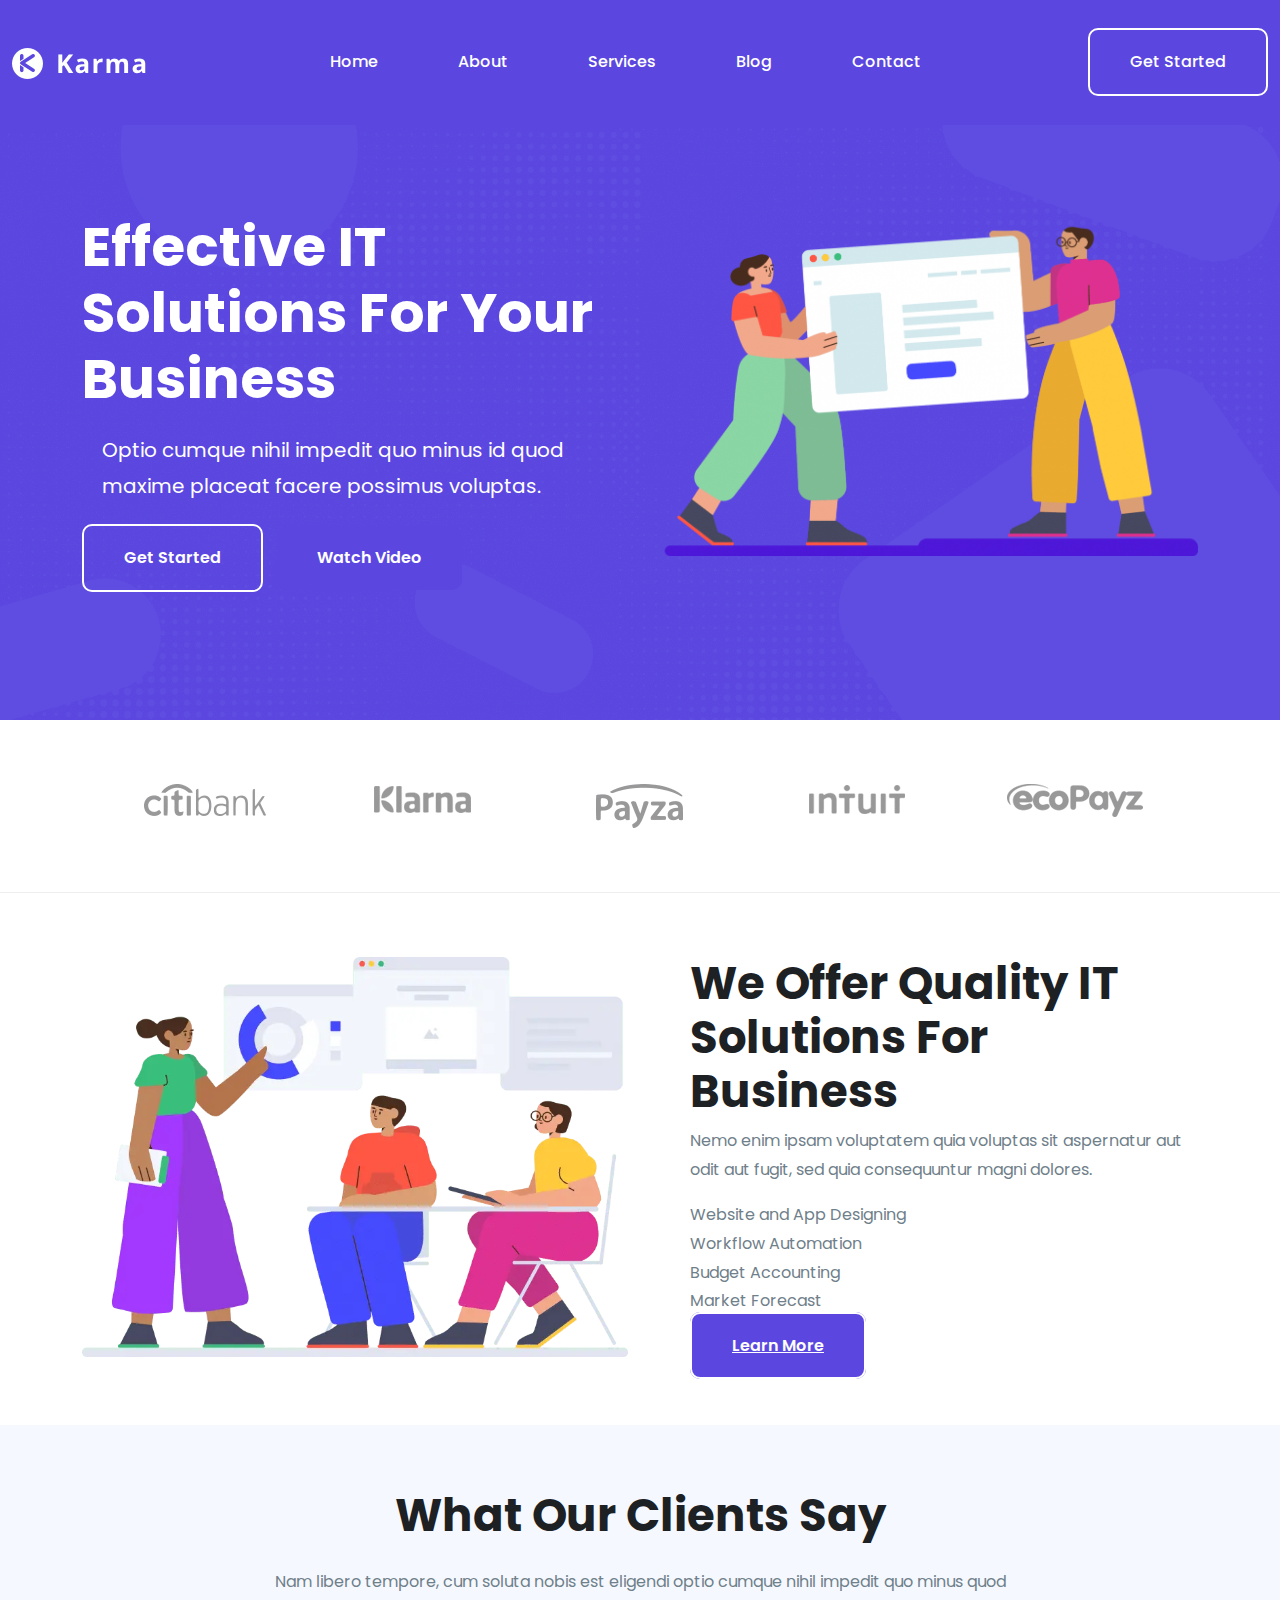
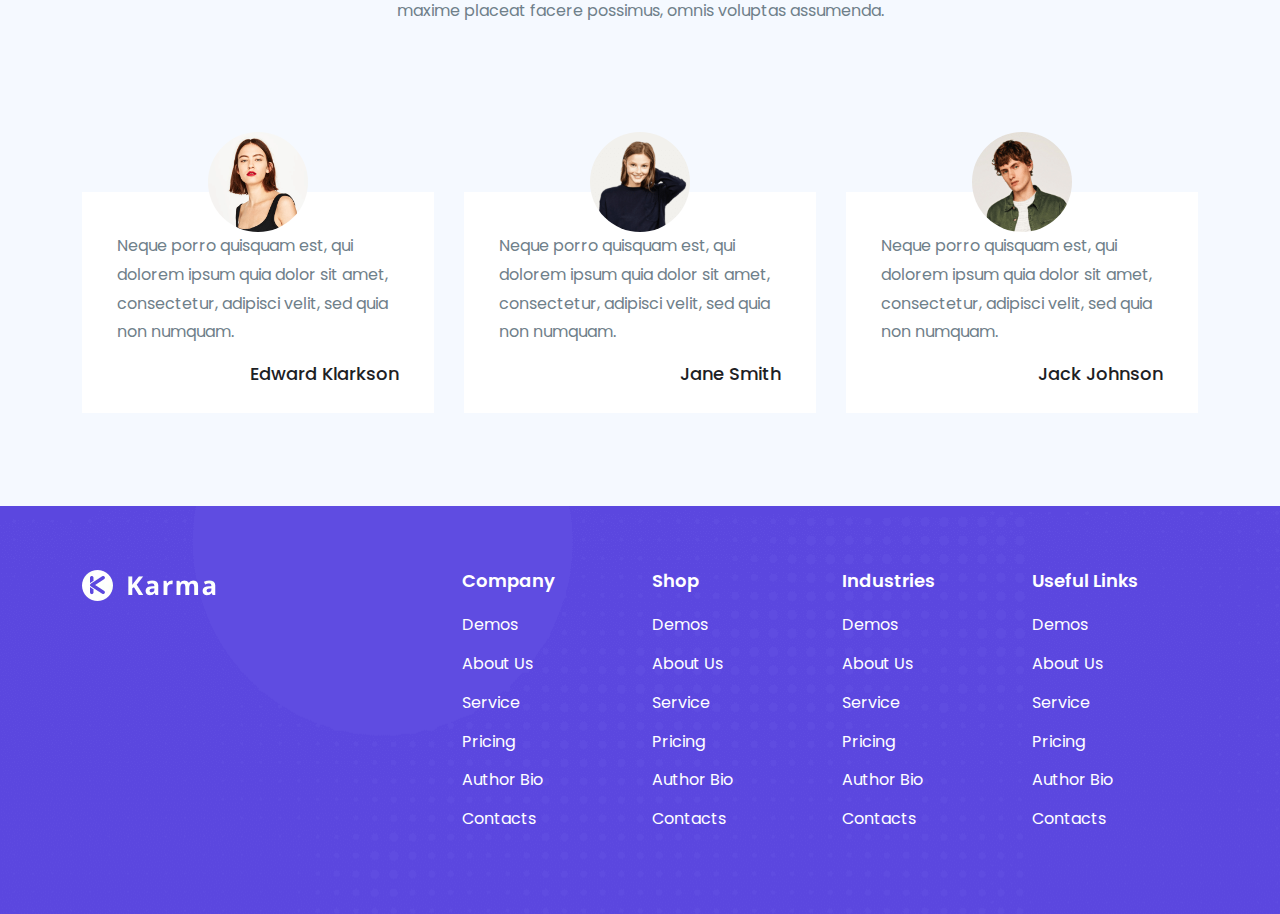
<file: index.html>
<!doctype html>
<html>
<head>
<meta charset="utf-8">
<meta name="viewport" content="width=device-width, initial-scale=1.0">
<link href="img/favicon_karma.png" rel="icon">
<title>Homepage - StudyKarma2</title>
<link href="css/bootstrap.min.css" rel="stylesheet">
<link href="css/bootstrap-custom.css" rel="stylesheet">
<link href= "https://maxst.icons8.com/vue-static/landings/line-awesome/line-awesome/1.3.0/css/line-awesome.min.css" rel= "stylesheet"> 
<link href="css/owl.carousel.min.css" rel="stylesheet">	
<link href="css/styles.css" rel="stylesheet">
	
<meta name="Description" content="Página para encontrar los servicios y productos que Karma ofrece a sus clientes, asociados y distribuidores">
<meta name="Keywords" content="productos, pagina de servicios IT, services, servicios especializados en IT">	
</head>

<body>
	<header>
		<div class="container-fluid">
						
			<nav class="navbar navbar-expand-lg navbar-light bg-light">
				<a class="navbar-brand" href="indexstudykarma.html">
 					<img src="img/logo-white.webp" alt="logo" class="img-fluid">
				</a>
				<button class="navbar-toggler" type="button" data-bs-toggle="collapse"
				data-bs-target="#navbar" aria-controls="navbar" aria-expanded="false"
				aria-label="Toggle navigation">
				<i class="las la-bars"></i>
				</button>
				
				<div class="collapse navbar-collapse" id="navbar">
					<ul class="navbar-nav ms-auto">
						<li class="nav-item active">
						<a class="nav-link" href="indexstudykarma.html">Home</a>
						</li>
						<li class="nav-item">
						<a class="nav-link" href="#">About</a>
						</li>
						<li class="nav-item">
						<a class="nav-link" href="#">Services</a>
						</li>
						<li class="nav-item">
						<a class="nav-link" href="#">Blog</a>
						</li>
						<li class="nav-item">
						<a class="nav-link" href="contactstudykarma.html">Contact</a>
						</li>
					</ul>
					
					<ul class="navbar-nav ms-auto">
						<li class="nav-item">
						<a class="nav-link btn btn-nav" href="#">Get Started</a>
						</li>
					</ul>
				</div>
			</nav>
		</div>
	</header>
	
	<section id="hero">
		<div class="container">
			<div class="row">
				<article class="col-lg-6 col-sm-6 col-12">
					<h1>Effective IT Solutions For Your Business</h1>
					<p>Optio cumque nihil impedit quo minus id quod maxime placeat facere possimus voluptas. </p>
					<a href="" class="btn btn-dark btn-karma">Get Started</a>
					<a href="" class="btn btn-light btn-karma border-0" ><i class="lar la-play-circle"></i>Watch Video</a>
				</article>
				
				<article class="col-lg-6 col-sm-6 col-12">
					<img src="img/home-01.png" alt="home01karma" class="img-fluid">
				</article>
			</div>		
		</div>
	</section>
	
	<section id="pagos" class="section">
		<div id="container">
			<div class="row text-center">
				<article class="col-lg-2 col-sm-2 col-12 offset-lg-1 offset-sm-1">
					<img src="img/client1.png.webp" alt="client" class="img-fluid">
				</article>
				
				<article class="col-lg-2 col-sm-2 col-12">
					<img src="img/client2.png.webp" alt="client" class="img-fluid">
				</article>
				
				<article class="col-lg-2 col-sm-2 col-12">
					<img src="img/client3-1.png.webp" alt="client" class="img-fluid">
				</article>
				
				<article class="col-lg-2 col-sm-2 col-12">
					<img src="img/client6.png.webp" alt="client" class="img-fluid">
				</article>
				
				<article class="col-lg-2 col-sm-2 col-12">
					<img src="img/ecopayz-1.png.webp" alt="client" class="img-fluid">
				</article>
			</div>
			
		</div>
	</section>	
	
	<section id="solutions" class="section">
		<div class="container">
			<div class="row">
				<article class="col-lg-6 col-sm-6 col-12">
					<img src="img/Startup.webp" alt="imagen" class="img-fluid">
				</article>
			
				<article class="col-lg-6 col-sm-6 col-12 ps-3">
					<h2 class="titulos">We Offer Quality IT Solutions For Business</h2>
					<p>Nemo enim ipsam voluptatem quia voluptas sit aspernatur aut odit aut fugit, sed quia consequuntur magni dolores.</p>
					<ul>
						<li> <a href="#">Website and App Designing</a></li>
						<li> <a href="#">Workflow Automation</a></li>
						<li> <a href="#">Budget Accounting</a></li>
						<li> <a href="#">Market Forecast</a></li>
					</ul>
					
					<a href="#" class="btn-karma">Learn More</a>
				</article>
			</div>
		</div>
	</section>
	
	<section id="clients" class="section">
		<div class="container">
			<h2 class="titulos text-center">What Our Clients Say</h2>
			<p class="subtitulos">Nam libero tempore, cum soluta nobis est eligendi optio cumque nihil impedit quo minus quod maxime placeat facere possimus, omnis voluptas assumenda.</p>
			
			<div class="owl-carousel">
				<article class="testimonial">
					<img src="img/team-01.png" alt="client" class="img-fluid">
					<p>Neque porro quisquam est, qui dolorem ipsum quia dolor sit amet, consectetur, adipisci velit, sed quia non numquam.</p>
					<h4>Jane Smith</h4>
				</article>
				
				<article class="testimonial">
					<img src="img/team-02.png" alt="client" class="img-fluid">
					<p>Neque porro quisquam est, qui dolorem ipsum quia dolor sit amet, consectetur, adipisci velit, sed quia non numquam.</p>
					<h4>Jack Johnson</h4>
				</article>
				
				<article class="testimonial">
					<img src="img/team-03.jpg" alt="client" class="img-fluid">
					<p>Neque porro quisquam est, qui dolorem ipsum quia dolor sit amet, consectetur, adipisci velit, sed quia non numquam.</p>
					<h4>Jessica Robinson</h4>
				</article>
				
				<article class="testimonial">
					<img src="img/team-04.png" alt="client" class="img-fluid">
					<p>Neque porro quisquam est, qui dolorem ipsum quia dolor sit amet, consectetur, adipisci velit, sed quia non numquam.</p>
					<h4>Edward Klarkson</h4>
				</article>
			
			</div>
			
			
		</div>
	</section>
	
	
	
	
	<footer>
		<div class="container">
			<div class="row">
		<article class="col-lg-4 col-sm-4-col-12">
			<img src="img/logo-white.webp" alt="logo" class="img-fluid">
			<ul class="list-inline mt-5">
				<li class="list-inline-item">
					<a href="#"><i class="lab la-twitter"></i></a>
				</li>
				<li class="list-inline-item">
					<a href="#"><i class="lab la-facebook"></i></a>
				</li>
				<li class="list-inline-item">
					<a href="#"><i class="lab la-instagram"></i></a>
				</li>
				<li class="list-inline-item">
					<a href="#"><i class="lab la-youtube"></i></a>
				</li>
			</ul>
		</article>
				
		<article class="col-lg-2 col-sm-2-col-6">
			<h5>Company</h5>
				<ul>
					<li><a href="">Demos</a></li>
					<li><a href="">About Us</a></li>
					<li><a href="">Service</a></li>
					<li><a href="">Pricing</a></li>
					<li><a href="">Author Bio</a></li>
					<li><a href="">Contacts</a></li>
				</ul>
		</article>	
				
		<article class="col-lg-2 col-sm-2-col-6">
			<h5>Shop</h5>
				<ul>
					<li><a href="">Demos</a></li>
					<li><a href="">About Us</a></li>
					<li><a href="">Service</a></li>
					<li><a href="">Pricing</a></li>
					<li><a href="">Author Bio</a></li>
					<li><a href="">Contacts</a></li>
				</ul>
		</article>	
				
		<article class="col-lg-2 col-sm-2-col-6">
			<h5>Industries</h5>
				<ul>
					<li><a href="">Demos</a></li>
					<li><a href="">About Us</a></li>
					<li><a href="">Service</a></li>
					<li><a href="">Pricing</a></li>
					<li><a href="">Author Bio</a></li>
					<li><a href="">Contacts</a></li>
				</ul>
		</article>	
				
		<article class="col-lg-2 col-sm-2-col-6">
			<h5>Useful Links</h5>
				<ul>
					<li><a href="">Demos</a></li>
					<li><a href="">About Us</a></li>
					<li><a href="">Service</a></li>
					<li><a href="">Pricing</a></li>
					<li><a href="">Author Bio</a></li>
					<li><a href="">Contacts</a></li>
				</ul>
		</article>			
				
			</div>
		</div>	
	</footer>
	
	
	<script src="js/jquery.min.js"></script>
	<script src="js/bootstrap.min.js"></script>
	<script src="js/owl.carousel.min.js"></script>
	
	<script>
		$(document).ready(function(){
			
  			$(".owl-carousel").owlCarousel({
                items: 1,
                loop: true,
                autoplay: true,
                smartSpeed: 800,
                margin: 30,
                center: true,
                dots: true,
                responsive: {
                    0: {
                        items: 1
                    },
                    480: {
                        items: 2
                    },
                    992: {
                        items: 3
                    }
                }
            });

		});
	
	</script>
	
	
</body>
</html>
</file>
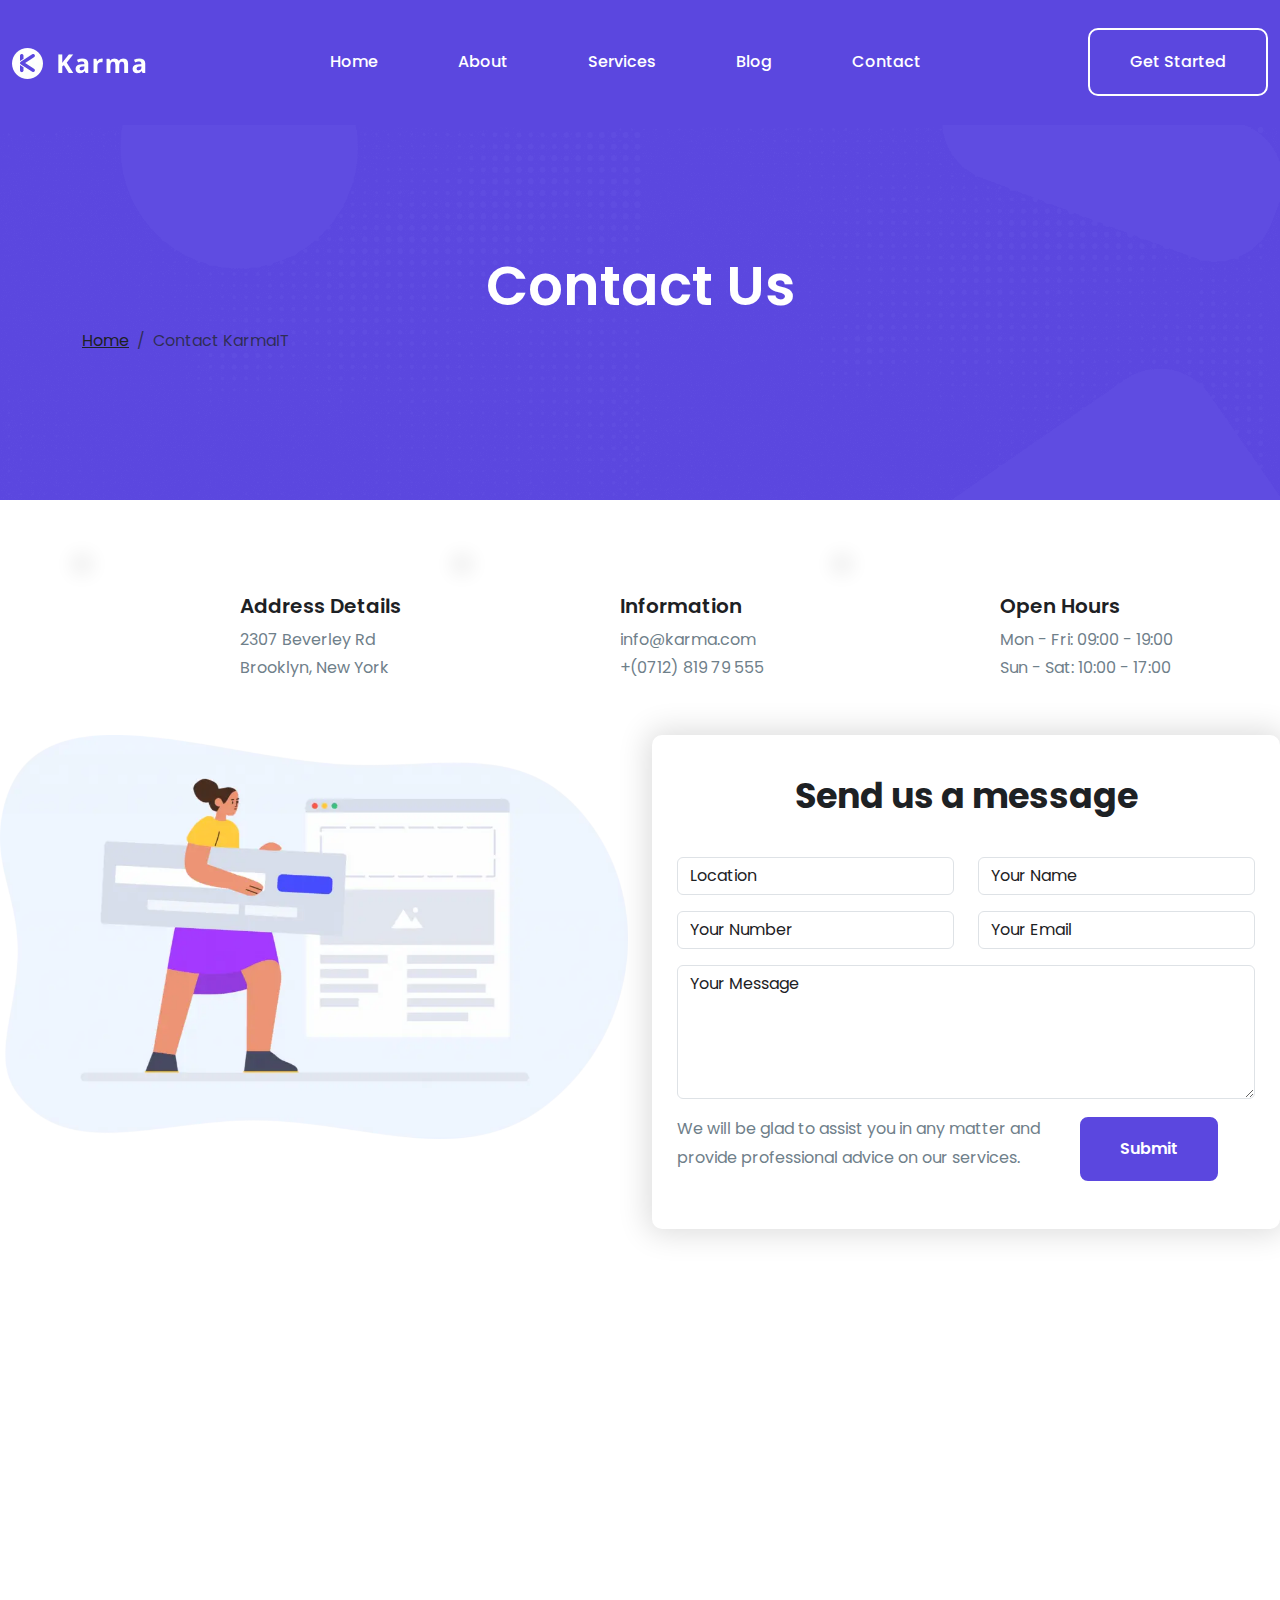
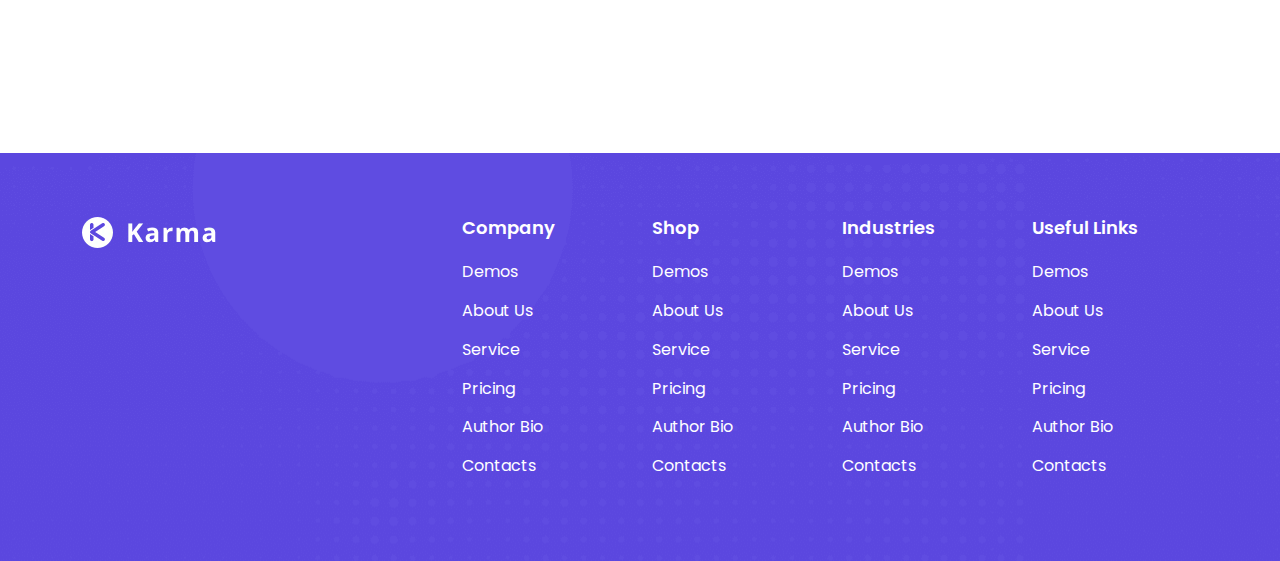
<file: contact.html>
<!doctype html>
<html>
<head>
<meta charset="utf-8">
<meta name="viewport" content="width=device-width, initial-scale=1.0">
<link href="img/favicon_karma.png" rel="icon">
<title>Contact -StudyKarma2</title>
<link href="css/bootstrap.min.css" rel="stylesheet">
<link href="css/bootstrap-custom.css" rel="stylesheet">
<link href= "https://maxst.icons8.com/vue-static/landings/line-awesome/line-awesome/1.3.0/css/line-awesome.min.css" rel= "stylesheet"> 
<link href="css/styles.css" rel="stylesheet">

<meta name="Description" content="Página para encontrar los servicios y productos que Karma ofrece a sus clientes, asociados y distribuidores">
<meta name="Keywords" content="productos, pagina de servicios IT, services, servicios especializados en IT">	
</head>
<body>
	<header>
		<div class="container-fluid">
						
			<nav class="navbar navbar-expand-lg navbar-light bg-light">
				<a class="navbar-brand" href="indexstudykarma.html">
 					<img src="img/logo-white.webp" alt="logo" class="img-fluid">
				</a>
				<button class="navbar-toggler" type="button" data-bs-toggle="collapse"
				data-bs-target="#navbar" aria-controls="navbar" aria-expanded="false"
				aria-label="Toggle navigation">
				<i class="las la-bars"></i>
				</button>
				
				<div class="collapse navbar-collapse" id="navbar">
					<ul class="navbar-nav ms-auto">
						<li class="nav-item">
						<a class="nav-link" href="indexstudykarma.html">Home</a>
						</li>
						<li class="nav-item">
						<a class="nav-link" href="#">About</a>
						</li>
						<li class="nav-item">
						<a class="nav-link" href="servicesstudy.html">Services</a>
						</li>
						<li class="nav-item">
						<a class="nav-link" href="#">Blog</a>
						</li>
						<li class="nav-item active">
						<a class="nav-link" href="contactstudykarma.html">Contact</a>
						</li>
					</ul>
					
					<ul class="navbar-nav ms-auto">
						<li class="nav-item">
						<a class="nav-link btn btn-nav" href="#">Get Started</a>
						</li>
					</ul>
				</div>
			</nav>
		</div>
	</header>
	
	<section id="hero-title">
		<div class="container">
			
			<h1>Contact Us</h1>
				<ol class="breadcrumb">
					<li class="breadcrumb-item"><a href="indexstudykarma.html">Home</a></li>
					<li class="breadcrumb-item active" aria-current="page">Contact KarmaIT</li>
  				</ol>
		</div>
	</section>
	
	<section id="contacto" class="section">
		<div class="container">
			<div class="row">
				
			<article class="col-lg-4 col-sm-6 col-12"> 
				<div class="row">
					<article class="col-lg-5 col-sm-5 col-5">
					<i class="las la-map-marker icon-contacto mb-3"></i>
					</article>
					<article class="col-lg-7 col-sm-7 col-7">
					<h3>Address Details</h3>
					<p class="mb-1">2307 Beverley Rd Brooklyn, New York</p>
					</article>
				</div>
			</article>
			
			<article class="col-lg-4 col-sm-6 col-12"> 
				<div class="row">
					<article class="col-lg-5 col-sm-5 col-5">
					<i class="las la-phone icon-contacto mb-3"></i>
					</article>
					<article class="col-lg-7 col-sm-7 col-7">
					<h3>Information</h3>
					<p class="mb-1">info@karma.com 
					<br>	
					+(0712) 819 79 555</p>
					</article>
				</div>
			</article>
				
			<article class="col-lg-4 col-sm-6 col-12  offset-sm-3 offset-lg-0"> 
				<div class="row">
					<article class="col-lg-5 col-sm-5 col-5">
					<i class="las la-clock icon-contacto mb-3"></i>	
					</article>
					<article class="col-lg-7 col-sm-7 col-7">
					<h3>Open Hours</h3>
					<p class="mb-1">Mon - Fri: 09:00 - 19:00 Sun - Sat: 10:00 - 17:00</p>
					</article>
				</div>
			</article>	
			</div>
		</div>
	
	<div class="row mt-5">
		<article class="col-lg-6 col-sm-6 col-12">
			<img src="img/about-img.png" alt="about" class="img-fluid">
		</article>
		
		<article class="col-lg-6 col-sm-6 col-12">
			<div class="formulario">
			<h2 class="titulos">Send us a message</h2>
			
			<form action="" method="post">
				<div class="row">
					<article class="col-lg-6 col-sm-6 col-12">
						<input type="text" name="location" class="form-control" placeholder="Location" required>
					</article>
					
					<article class="col-lg-6 col-sm-6 col-12">
						<input type="text" name="name" class="form-control" placeholder="Your Name" required>
					</article>
				</div>
				
				<div class="row mt-3">
					<article class="col-lg-6 col-sm-6 col-12">
						<input type="tel" name="number" class="form-control" placeholder="Your Number" required>
					</article>
					
					<article class="col-lg-6 col-sm-6 col-12">
						<input type="email" name="name" class="form-control" placeholder="Your Email" required>
					</article>
				</div>
				
				<div class="row mt-3">
					<article class="col-lg-12 col-sm-12 col-12">
						<textarea name="message" cols="30" rows="5" class="form-control" placeholder="Your Message" required></textarea>
					</article>	
				</div>
				
				<div class="row mt-3">
					<article class="col-lg-8 col-sm-6 col-12">
						<p>We will be glad to assist you in any matter and provide professional advice on our services.</p>
					</article>
					
					<article class="col-lg-4 col-sm-6 col-12">
						<button type="submit" class="btn btn-karma">Submit</button>
					</article>
				</div>
			</form>
				
			</div>	
		</article>
	</div>
	</section>
	
	<section id="map">
			 
		<iframe src="https://www.google.com/maps/embed?pb=!1m18!1m12!1m3!1d1935.2461065221498!2d-87.17521884127808!3d14.0480869!2m3!1f0!2f0!3f0!3m2!1i1024!2i768!4f13.1!3m3!1m2!1s0x8f6fbcfacdb96c17%3A0x94999a679eabaa4f!2sUniversidad%20Tecnol%C3%B3gica%20Centroamericana%20UNITEC!5e0!3m2!1sen!2shn!4v1710046617283!5m2!1sen!2shn" width="100%" height="450" style="border:0;" allowfullscreen="" loading="lazy" referrerpolicy="no-referrer-when-downgrade"></iframe>
	
	</section>
	
	
	<footer>
		<div class="container">
			<div class="row">
		<article class="col-lg-4 col-sm-4-col-12">
			<img src="img/logo-white.webp" alt="logo" class="img-fluid">
			<ul class="list-inline mt-5">
				<li class="list-inline-item">
					<a href="#"><i class="lab la-twitter"></i></a>
				</li>
				<li class="list-inline-item">
					<a href="#"><i class="lab la-facebook"></i></a>
				</li>
				<li class="list-inline-item">
					<a href="#"><i class="lab la-instagram"></i></a>
				</li>
				<li class="list-inline-item">
					<a href="#"><i class="lab la-youtube"></i></a>
				</li>
			</ul>
		</article>
				
		<article class="col-lg-2 col-sm-2-col-6">
			<h5>Company</h5>
				<ul>
					<li><a href="">Demos</a></li>
					<li><a href="">About Us</a></li>
					<li><a href="">Service</a></li>
					<li><a href="">Pricing</a></li>
					<li><a href="">Author Bio</a></li>
					<li><a href="">Contacts</a></li>
				</ul>
		</article>	
				
		<article class="col-lg-2 col-sm-2-col-6">
			<h5>Shop</h5>
				<ul>
					<li><a href="">Demos</a></li>
					<li><a href="">About Us</a></li>
					<li><a href="">Service</a></li>
					<li><a href="">Pricing</a></li>
					<li><a href="">Author Bio</a></li>
					<li><a href="">Contacts</a></li>
				</ul>
		</article>	
				
		<article class="col-lg-2 col-sm-2-col-6">
			<h5>Industries</h5>
				<ul>
					<li><a href="">Demos</a></li>
					<li><a href="">About Us</a></li>
					<li><a href="">Service</a></li>
					<li><a href="">Pricing</a></li>
					<li><a href="">Author Bio</a></li>
					<li><a href="">Contacts</a></li>
				</ul>
		</article>	
				
		<article class="col-lg-2 col-sm-2-col-6">
			<h5>Useful Links</h5>
				<ul>
					<li><a href="">Demos</a></li>
					<li><a href="">About Us</a></li>
					<li><a href="">Service</a></li>
					<li><a href="">Pricing</a></li>
					<li><a href="">Author Bio</a></li>
					<li><a href="">Contacts</a></li>
				</ul>
		</article>			
				
			</div>
		</div>	
	</footer>
	
	
	
	
	
	
	
	
	
	
	
	<script src="js/jquery.min.js"></script>
	<script src="js/bootstrap.min.js"></script>
	

</body>
</html>
</file>
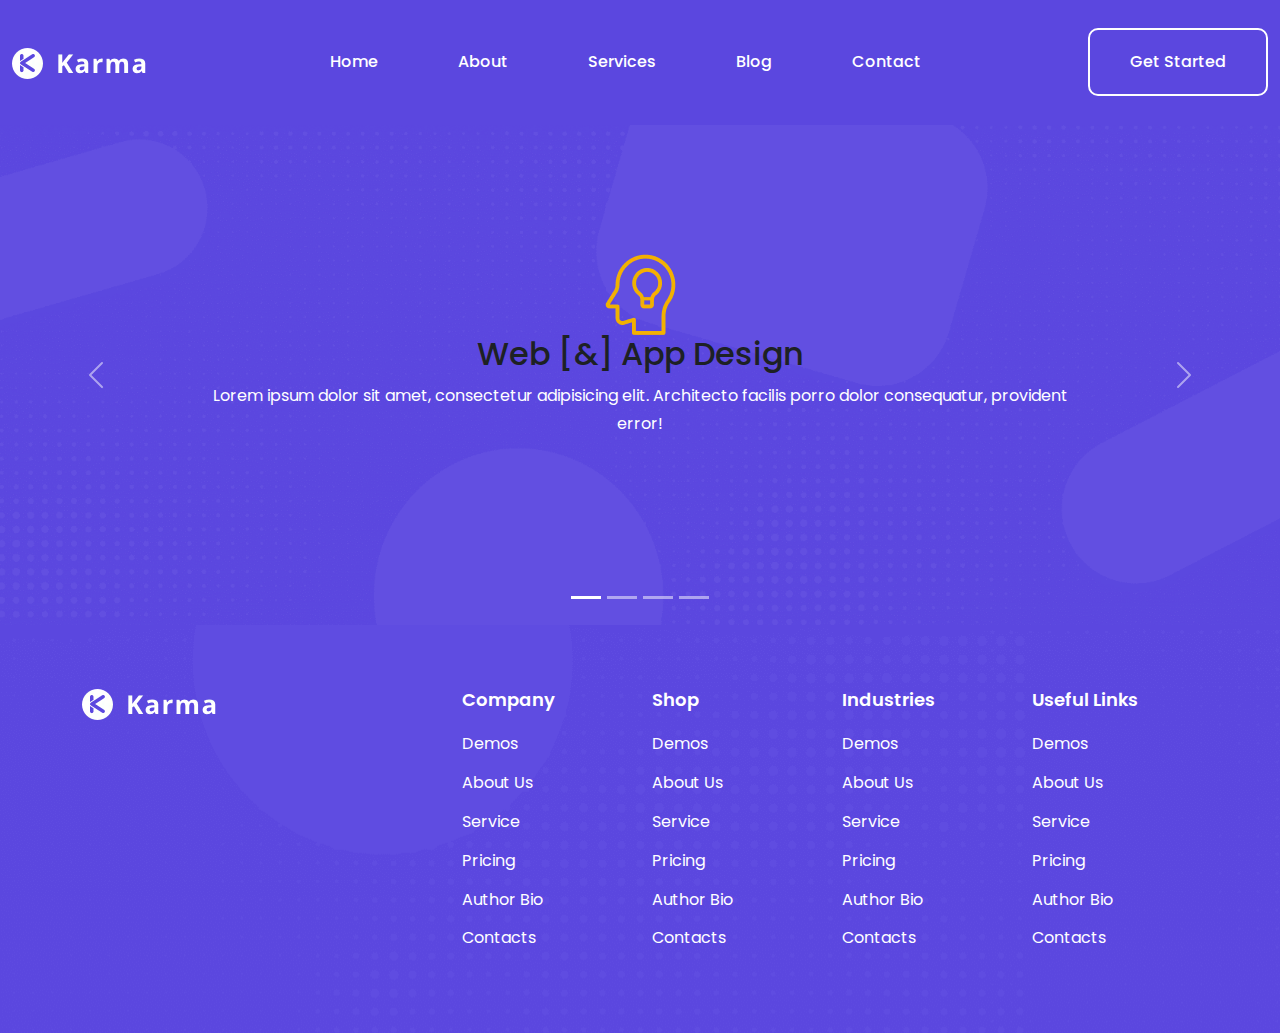
<file: services.html>
<!doctype html>
<html>
<head>
<meta charset="utf-8">
<meta name="viewport" content="width=device-width, initial-scale=1.0">
<link href="img/favicon_karma.png" rel="icon">
<title>Services - StudyKarma2</title>
<link href="css/bootstrap.min.css" rel="stylesheet">
<link href="css/bootstrap-custom.css" rel="stylesheet">
<link href= "https://maxst.icons8.com/vue-static/landings/line-awesome/line-awesome/1.3.0/css/line-awesome.min.css" rel= "stylesheet"> 
<link href="css/owl.carousel.min.css" rel="stylesheet">	
<link href="css/styles.css" rel="stylesheet">
</head>

<body>
	
	<header>
		<div class="container-fluid">
						
			<nav class="navbar navbar-expand-lg navbar-light bg-light">
				<a class="navbar-brand" href="indexstudykarma.html">
 					<img src="img/logo-white.webp" alt="logo" class="img-fluid">
				</a>
				<button class="navbar-toggler" type="button" data-bs-toggle="collapse"
				data-bs-target="#navbar" aria-controls="navbar" aria-expanded="false"
				aria-label="Toggle navigation">
				<i class="las la-bars"></i>
				</button>
				
				<div class="collapse navbar-collapse" id="navbar">
					<ul class="navbar-nav ms-auto">
						<li class="nav-item">
						<a class="nav-link" href="indexstudykarma.html">Home</a>
						</li>
						<li class="nav-item">
						<a class="nav-link" href="#">About</a>
						</li>
						<li class="nav-item active">
						<a class="nav-link" href="#">Services</a>
						</li>
						<li class="nav-item">
						<a class="nav-link" href="#">Blog</a>
						</li>
						<li class="nav-item">
						<a class="nav-link" href="contactstudykarma.html">Contact</a>
						</li>
					</ul>
					
					<ul class="navbar-nav ms-auto">
						<li class="nav-item">
						<a class="nav-link btn btn-nav" href="#">Get Started</a>
						</li>
					</ul>
				</div>
			</nav>
		</div>
	</header>
	
	<section id="hero-slides">
		
		<div id="carouselExampleCaptions" class="carousel slide">
			<div class="carousel-indicators">
				<button type="button" data-bs-target="#carouselExampleCaptions" data-bs-slide-to="0" class="active" aria-current="true" aria-label="Slide 1"></button>
				<button type="button" data-bs-target="#carouselExampleCaptions" data-bs-slide-to="1" aria-label="Slide 2"></button>
				<button type="button" data-bs-target="#carouselExampleCaptions" data-bs-slide-to="2" aria-label="Slide 3"></button>
				<button type="button" data-bs-target="#carouselExampleCaptions" data-bs-slide-to="3" aria-label="Slide 4"></button>
			</div>
			
			 <div class="carousel-inner">
				 
				<div class="carousel-item active">
				  <img src="img/bg-parallax.png" class="d-block w-100" alt="...">
				<div class="carousel-caption d-none d-md-block">
					<img src="img/icon-01.webp" alt="" class="img-fluid m-auto">
					<h2>Web [&] App Design</h2>
					<p>Lorem ipsum dolor sit amet, consectetur adipisicing elit. Architecto facilis porro dolor consequatur, provident error!</p>
				</div>
				</div>
				 
				<div class="carousel-item">
				  <img src="img/bg-parallax.png" class="d-block w-100" alt="...">
				  <div class="carousel-caption d-none d-md-block">
					<img src="img/icon-02.webp" alt="" class="img-fluid">
					<h2>Product Engineering</h2>
				  </div>
				</div>
				 
				<div class="carousel-item">
				  <img src="img/bg-parallax.png" class="d-block w-100" alt="...">
				  <div class="carousel-caption d-none d-md-block">
					<img src="img/icon-03.webp" alt="" class="img-fluid m-auto">
					<h2>IT Solutions</h2>
				  </div>
				</div>
				 
				 <div class="carousel-item">
				  <img src="img/bg-parallax.png" class="d-block w-100" alt="...">
				  <div class="carousel-caption d-none d-md-block">
					<img src="img/icon-04.webp" alt="" class="img-fluid">
					<h2>Big Data Solutions</h2>
				  </div>
				</div>
			  </div>
			
				  <button class="carousel-control-prev" type="button" data-bs-target="#carouselExampleCaptions" data-bs-slide="prev">
					<span class="carousel-control-prev-icon" aria-hidden="true"></span>
					<span class="visually-hidden">Previous</span>
				  </button>
				  <button class="carousel-control-next" type="button" data-bs-target="#carouselExampleCaptions" data-bs-slide="next">
					<span class="carousel-control-next-icon" aria-hidden="true"></span>
					<span class="visually-hidden">Next</span>
				  </button>
		</div>
	</section>
	
	<footer>
		<div class="container">
			<div class="row">
		<article class="col-lg-4 col-sm-4-col-12">
			<img src="img/logo-white.webp" alt="logo" class="img-fluid">
			<ul class="list-inline mt-5">
				<li class="list-inline-item">
					<a href="#"><i class="lab la-twitter"></i></a>
				</li>
				<li class="list-inline-item">
					<a href="#"><i class="lab la-facebook"></i></a>
				</li>
				<li class="list-inline-item">
					<a href="#"><i class="lab la-instagram"></i></a>
				</li>
				<li class="list-inline-item">
					<a href="#"><i class="lab la-youtube"></i></a>
				</li>
			</ul>
		</article>
				
		<article class="col-lg-2 col-sm-2-col-6">
			<h5>Company</h5>
				<ul>
					<li><a href="">Demos</a></li>
					<li><a href="">About Us</a></li>
					<li><a href="">Service</a></li>
					<li><a href="">Pricing</a></li>
					<li><a href="">Author Bio</a></li>
					<li><a href="">Contacts</a></li>
				</ul>
		</article>	
				
		<article class="col-lg-2 col-sm-2-col-6">
			<h5>Shop</h5>
				<ul>
					<li><a href="">Demos</a></li>
					<li><a href="">About Us</a></li>
					<li><a href="">Service</a></li>
					<li><a href="">Pricing</a></li>
					<li><a href="">Author Bio</a></li>
					<li><a href="">Contacts</a></li>
				</ul>
		</article>	
				
		<article class="col-lg-2 col-sm-2-col-6">
			<h5>Industries</h5>
				<ul>
					<li><a href="">Demos</a></li>
					<li><a href="">About Us</a></li>
					<li><a href="">Service</a></li>
					<li><a href="">Pricing</a></li>
					<li><a href="">Author Bio</a></li>
					<li><a href="">Contacts</a></li>
				</ul>
		</article>	
				
		<article class="col-lg-2 col-sm-2-col-6">
			<h5>Useful Links</h5>
				<ul>
					<li><a href="">Demos</a></li>
					<li><a href="">About Us</a></li>
					<li><a href="">Service</a></li>
					<li><a href="">Pricing</a></li>
					<li><a href="">Author Bio</a></li>
					<li><a href="">Contacts</a></li>
				</ul>
		</article>			
				
			</div>
		</div>	
	</footer>
	
	<script src="js/jquery.min.js"></script>
	<script src="js/bootstrap.min.js"></script>
	
	
</body>
</html>
</file>
<file: css/styles.css>
@import url('https://fonts.googleapis.com/css2?family=Poppins:wght@200;300;400;500;600&display=swap');
	:root{
	--color-general: #6f808a;
	--color-header: #5b47df;
	--color-morado: #5b47df;
	--color-hover: #705cf4;
	--color-negro: #1d2124;
	--color-letra-input: #1d2124;
	--fondo-azul: #f5f9ff;
}

@font-face{
	font-family:"Anta";
	src:url("../fonts/Anta-Regular.ttf") format("TrueType");
}
body{
	font-family: "Poppins", sans-serif;
	font-size: 16px;
	color: var(--color-general);
	line-height: 1.8;
}

h2,h3,h4,h5,h6{
	color: var(--color-negro); 
}

header{
	background-color: var(--color-header);
	padding: 20px 0;
}

#hero{
	background-image: url("../img/bg-home.png");
	background-position: top center;
	background-size: cover;
	color: #fff;
	padding: 7% 0 10%;
}

#hero h1{
	font-weight:700;
	font-size:55px;
}

#hero p{
	font-size: 20px;
	margin:20px;
}

.btn-karma{
	background-color: var(--color-morado);
	color:#fff;
	border: 2px solid #fff;
	padding:20px 40px;
	border-radius: 10px;
	font-weight:600;
	margin-right: 10px;
}

.btn-karma:hover{
	background-color: var(--color-hover);
	border-color: var(--color-hover);
	color: #fff;
}

#hero .btn-dark{
	background-color:transparent;
}

#hero .btn-dark:hover{
	background-color: var(--color-hover);
	border-color: var(--color-hover);
}

.btn-nav{
	border: 2px solid #fff;
	padding:20px 40px;
	border-radius: 10px;
}

.btn-nav:hover{
	background-color: var(--color-hover);
	color: #fff !important;
}	

.section{
	padding: 5% 0;
}

#pagos img {
	opacity: 0.4;
}

#pagos img:hover{
	opacity: 1;
	cursor:pointer;
}

#pagos{
	border-bottom: 1px solid #eee;
}

.titulos{
	font-weight: 700;
	font-size: 45px;
	color: var(--color-negro);
}

.subtitulos{
	padding-left:15%;
	padding-right:15%;
	text-align:center;
	margin-top:25px;
}

.ps-3{
	padding-left: 50px !important;
}

#solutions ul{
	list-style: none;
	padding-left: 0;
}

#solutions ul a{
	color: var(--color-general);
	text-decoration: none;
	
}


/*Definiciones de reglas página Contact*/

#hero-title{
	background-image: url("../img/bg-home.png");
	background-position: top center;
	background-size: cover;
	padding: 10% 0;
	text-align: center;
	color: #fff;
}

#hero-title h1{
	font-size:55px;
	font-weight: 600;
}

.icon-contacto{
	font-size:70px;
	color: var(--color-morado);
	background-color: #fff;
	box-shadow: 0px 0px 20px 7px #ddd;
	border-radius:100%;
	height: 130px;
	width: 130px;
	line-height: 130px;
	text-align: center;
}

#contacto h3{
	font-size:20px;
	font-weight: 600;
	margin-top: 30px;
}

.formulario{
	box-shadow: 0px 0px 30px 5px #ddd;
	border-radius: 10px;
	padding: 40px 25px;
}

input,textarea{
	background-color: var(--color-input);
	border:none;
	padding:20px,20px;
	
}

.form-control::placeholder{
	color: var(--color-letra-input);
}

#contacto .titulos{
	font-size: 35px;
	text-align: center;
	margin-bottom: 40px;
	
}

footer{
	background-image: url("../img/bg-home.png");
	padding-top:5%;
	padding-bottom: 5%;
	color: #fff;
}

footer h5{
	color:#fff;
	font-weight:600;
	font-size: 18px;
	margin-bottom: 20px;
}

footer a{
	color:#fff;
	text-decoration: none;
}

footer a:hover{
	
}

footer ul{
	list-style: none;
	padding-left: 0;
}

footer li{
	margin-bottom:10px;
}

#clients{
	background-color: var(--fondo-azul);
	
}

.testimonial{
	background-color: #fff;
	padding: 20px 35px;
	margin-top: 20%;
	transition:all 0.5s ease-in-out;
}

.testimonial img{
	border-radius:100%;
	width:100px !important;
	margin:auto;
	margin-top:-80px;
}

.testimonial h4{
	text-align:end;
	font-size:18px;
}

#clients .owl-stage-outer{
	padding-top:80px;
}

.testimonial:hover{
	transform:translateY(-20px);
	transition:all 0.5s ease-in-out;
	
}
</file>
